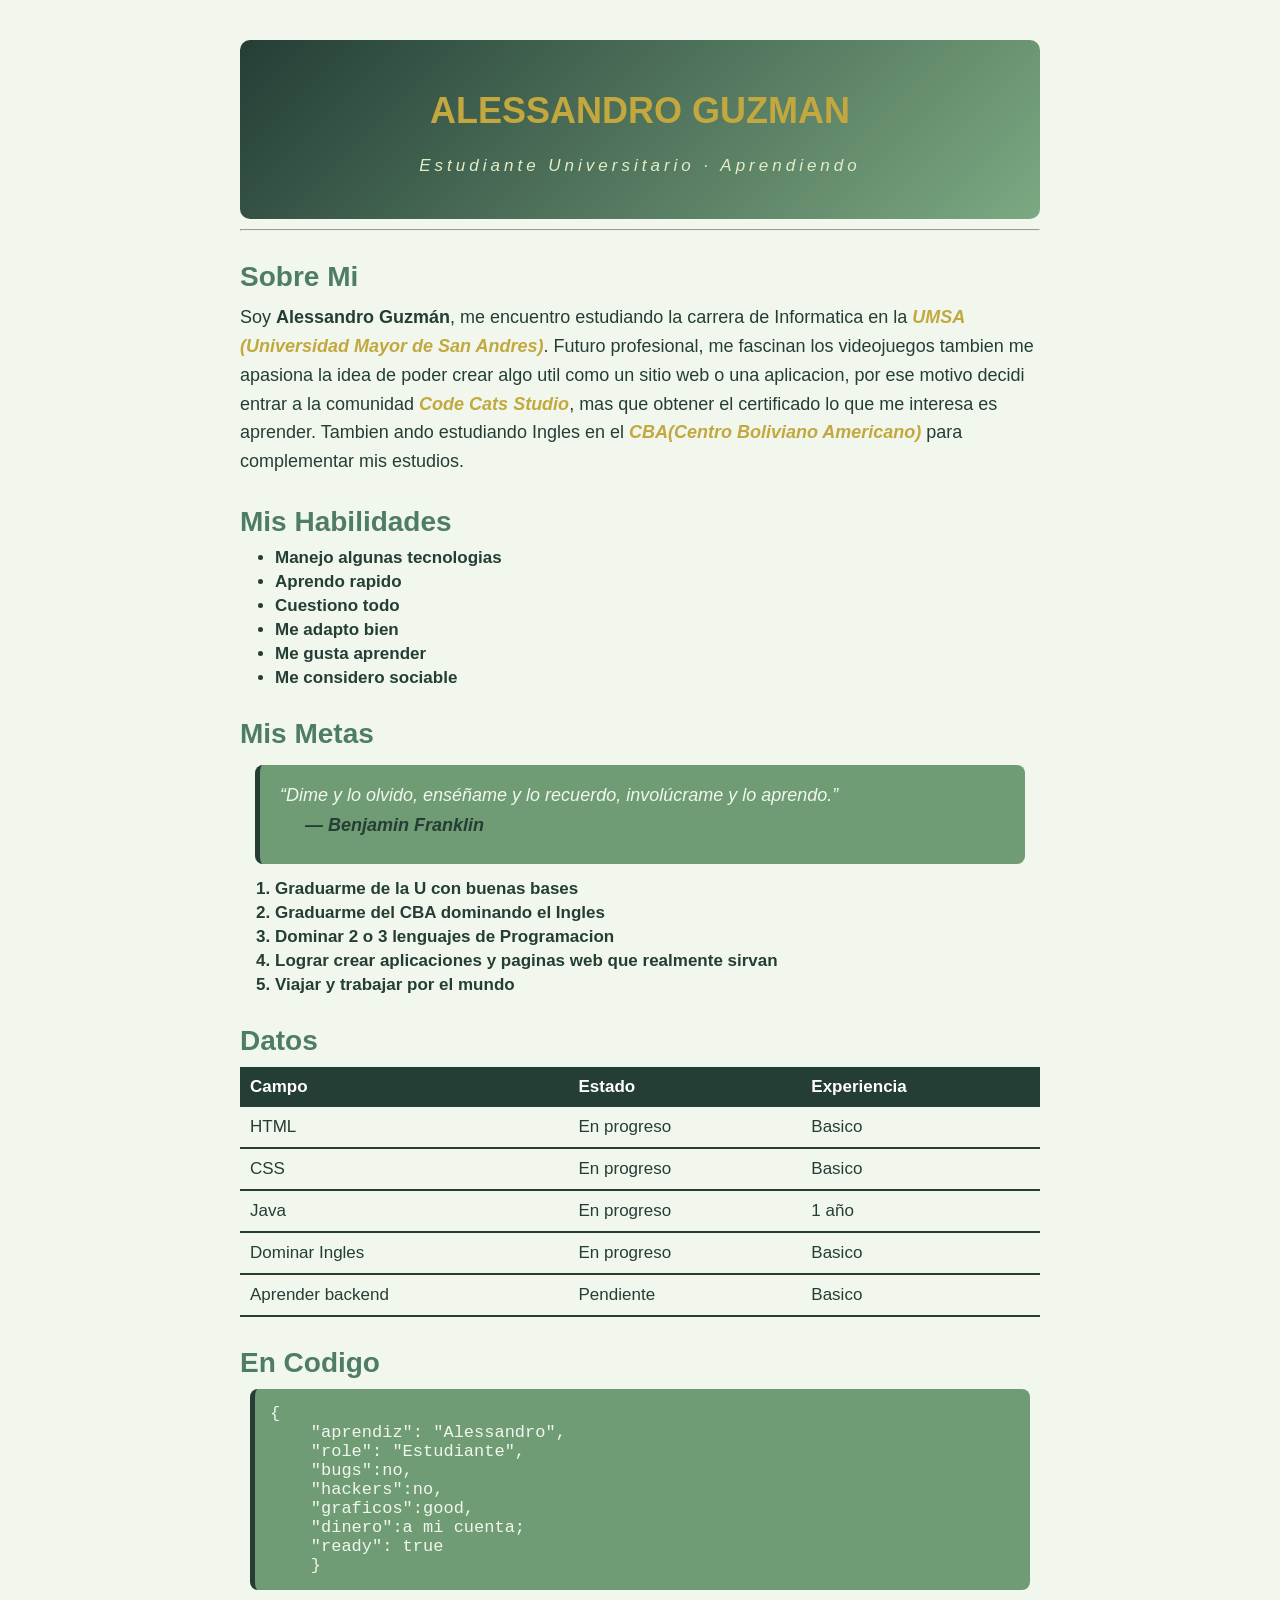
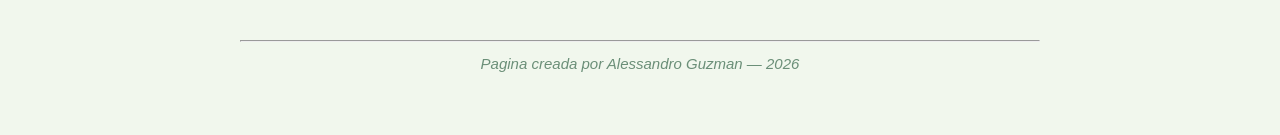
<file: index.html>
<!DOCTYPE html>
<html lang="en">
<head>
    <meta charset="UTF-8">
    <meta name="viewport" content="width=device-width, initial-scale=1.0">
    <title>Sobre Mi - Alessandro Guzman</title>
    <link rel="stylesheet" href="styles.css">
</head>
<body>
    <!--   ENCABEZADO  -->
    <div id="inicio">
        <h1>Alessandro Guzman</h1>
        <p class="subtitulo">Estudiante Universitario &middot; Aprendiendo</p>
    </div>
    <hr>

    <!--  SOBRE MI -->
    <h2 class="sobre-mi">Sobre Mi </h2>
    <p>
        Soy <strong>Alessandro Guzmán</strong>, me encuentro estudiando la carrera de Informatica
        en la <span class="destacado">UMSA (Universidad Mayor de San Andres)</span>. Futuro profesional,
        me fascinan los videojuegos tambien me apasiona la idea de poder crear algo util como un sitio web o una 
        aplicacion, por ese motivo decidi entrar a la comunidad <spam class="destacado">Code Cats Studio</spam>, mas que obtener el certificado 
        lo que me interesa es aprender. Tambien ando estudiando Ingles en el <span class="destacado"> CBA(Centro Boliviano Americano)</span>
        para complementar mis estudios.
    </p>

    <!-- MIS HABILIDADES (lista desordenada)-->
    <h2 id="habilidades">Mis Habilidades </h2>
    <ul>
        <li class="habilidades"> Manejo algunas tecnologias</li>
        <li class="habilidades"> Aprendo rapido</li>
        <li class="habilidades"> Cuestiono todo</li>
        <li class="habilidades"> Me adapto bien</li>
        <li class="habilidades"> Me gusta aprender</li>
        <li class="habilidades"> Me considero sociable</li>
    </ul>

    <!-- MIS METAS (lista ordenada)-->
    <h2 id="metas"> Mis Metas </h2>
    <blockquote class="cita">
        “Dime y lo olvido, enséñame y lo recuerdo, involúcrame y lo aprendo.”
        <p class="autor"> — Benjamin Franklin</p>
    </blockquote>
    <ol>
        <li class="mis-metas"> Graduarme de la U con buenas bases  </li>
        <li class="mis-metas"> Graduarme del CBA dominando el Ingles</li>
        <li class="mis-metas"> Dominar 2 o 3 lenguajes de Programacion</li>
        <li class="mis-metas"> Lograr crear aplicaciones y paginas web que realmente sirvan</li>
        <li class="mis-metas"> Viajar y trabajar por el mundo </li>
    </ol> 
    

    <!-- TABLA DE DATOS -->
    <h2 id="datos">Datos</h2>
    <table>    
        <thead>  
            <tr>
                <th>Campo</th>
                <th>Estado</th>
                <th>Experiencia</th> 
            </tr>
        </thead>
        <tbody>             
            <tr>            
                <td>HTML</td>
                <td>En progreso</td>
                <td>Basico</td>
            </tr>
            <tr>            
                <td>CSS</td>
                <td>En progreso</td>
                <td>Basico</td>
            </tr>
            <tr>            
                <td>Java</td>
                <td>En progreso</td>
                <td>1 año</td>
            </tr>
            <tr>            
                <td>Dominar Ingles</td>
                <td>En progreso</td>
                <td>Basico</td>
            </tr>
            <tr>            
                <td>Aprender backend</td>
                <td>Pendiente</td>
                <td>Basico</td>
            </tr>
        </tbody>
        
    </table>
    

    <!-- EN CODIGO -->
    <h2 id="en-codigo"> En Codigo</h2>
    <pre><code>{
    "aprendiz": "Alessandro",
    "role": "Estudiante",
    "bugs":no,
    "hackers":no,
    "graficos":good,
    "dinero":a mi cuenta;
    "ready": true
    }</code></pre>

    <hr>
    <p class="pie-pagina">Pagina creada por Alessandro Guzman — 2026 </p>

</body>
</html>
</file>
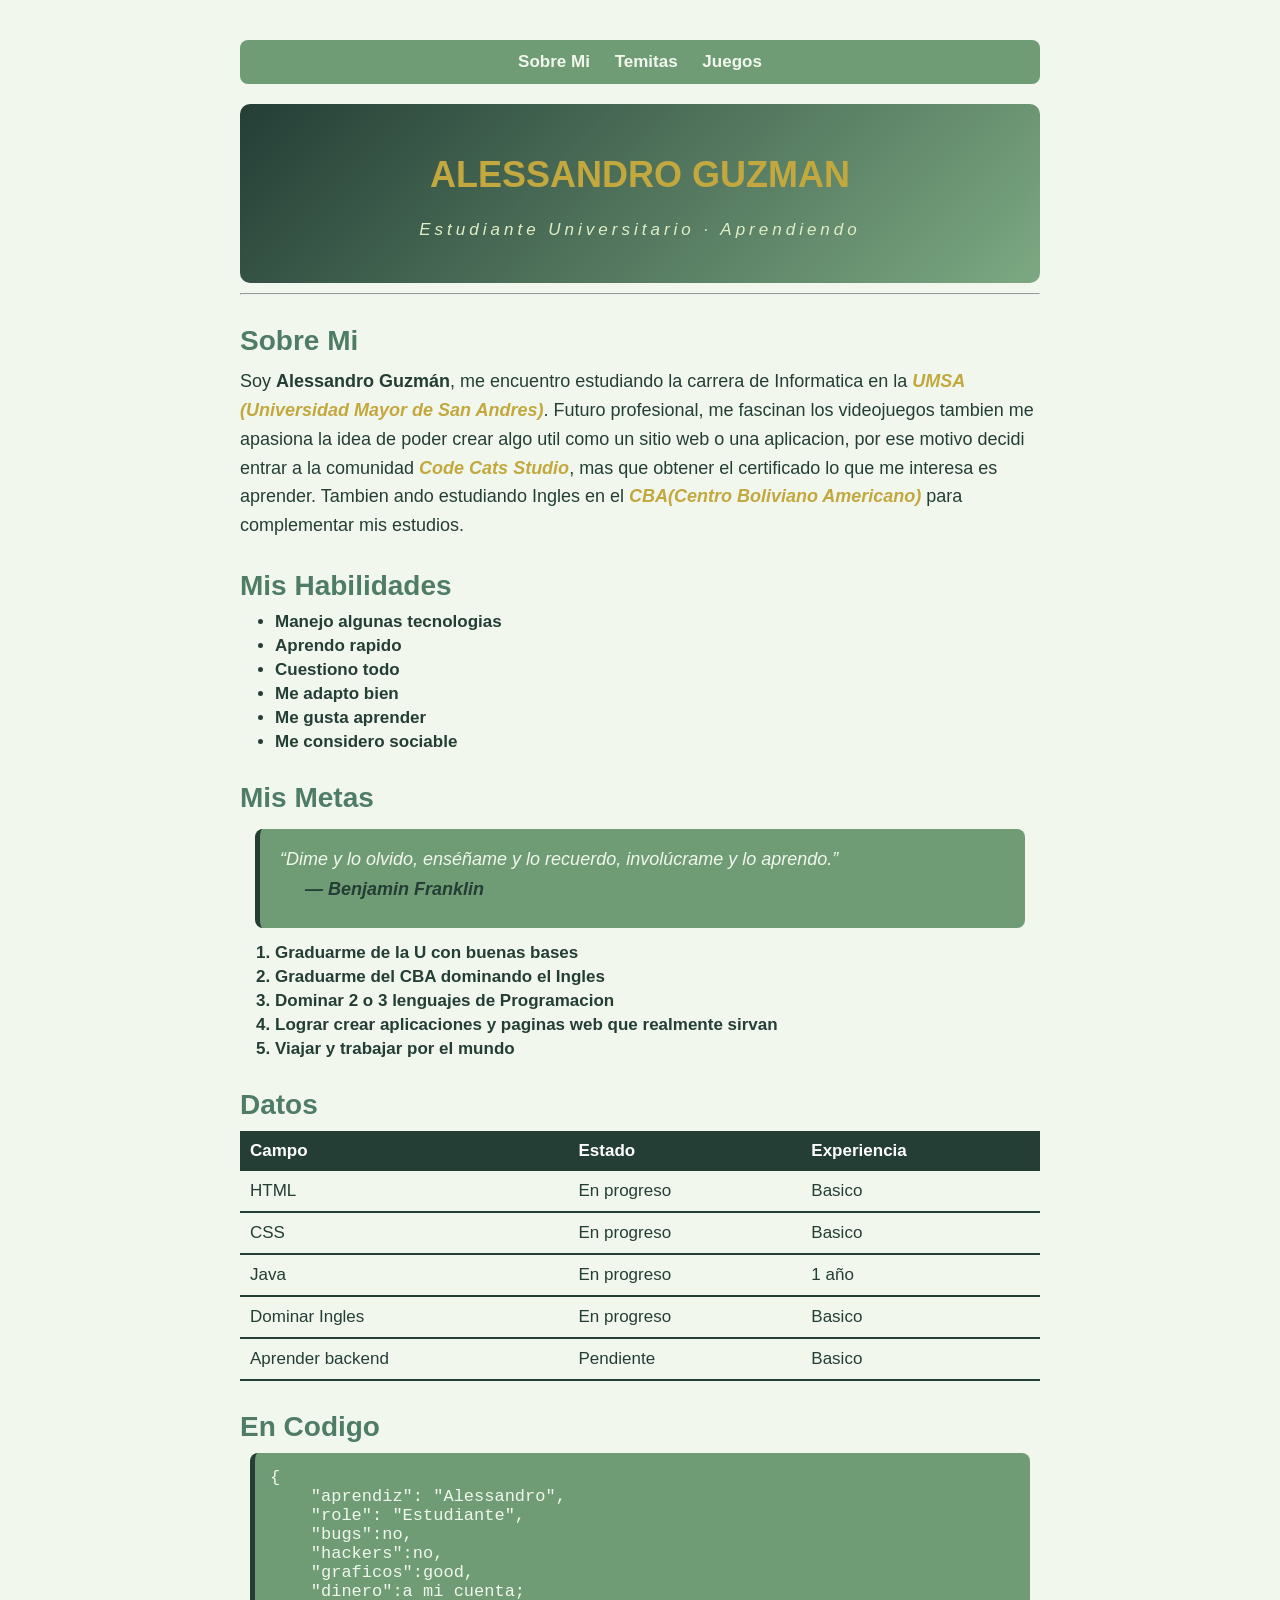
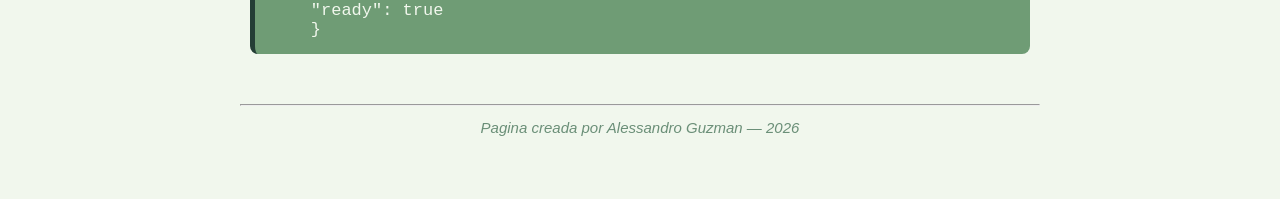
<file: tarea 3/index.html>
<!DOCTYPE html>
<html lang="en">
<head>
    <meta charset="UTF-8">
    <meta name="viewport" content="width=device-width, initial-scale=1.0">
    <title>Sobre Mi - Alessandro Guzman</title>
    <link rel="stylesheet" href="styles.css">
</head>
<body>
    <header> <!--uno por sitio-->
        <nav> <!-- para navegar-->
            <a href="index.html"> Sobre Mi </a>
            <a href="temas.html"> Temitas </a>
            <a href="juegos.html"> Juegos </a>
        </nav>
    </header>
    <!--   ENCABEZADO  -->
    <div id="inicio">
        <h1>Alessandro Guzman</h1>
        <p class="subtitulo">Estudiante Universitario &middot; Aprendiendo</p>
    </div>
    <hr>

    <!--  SOBRE MI -->
    <h2 id="sobre-mi">Sobre Mi </h2>
    <p>
        Soy <strong>Alessandro Guzmán</strong>, me encuentro estudiando la carrera de Informatica
        en la <span class="destacado">UMSA (Universidad Mayor de San Andres)</span>. Futuro profesional,
        me fascinan los videojuegos tambien me apasiona la idea de poder crear algo util como un sitio web o una 
        aplicacion, por ese motivo decidi entrar a la comunidad <spam class="destacado">Code Cats Studio</spam>, mas que obtener el certificado 
        lo que me interesa es aprender. Tambien ando estudiando Ingles en el <span class="destacado"> CBA(Centro Boliviano Americano)</span>
        para complementar mis estudios.
    </p>

    <!-- MIS HABILIDADES (lista desordenada)-->
    <h2 id="habilidades">Mis Habilidades </h2>
    <ul>
        <li class="habilidades"> Manejo algunas tecnologias</li>
        <li class="habilidades"> Aprendo rapido</li>
        <li class="habilidades"> Cuestiono todo</li>
        <li class="habilidades"> Me adapto bien</li>
        <li class="habilidades"> Me gusta aprender</li>
        <li class="habilidades"> Me considero sociable</li>
    </ul>

    <!-- MIS METAS (lista ordenada)-->
    <h2 id="metas"> Mis Metas </h2>
    <blockquote class="cita">
        “Dime y lo olvido, enséñame y lo recuerdo, involúcrame y lo aprendo.”
        <p class="autor"> — Benjamin Franklin</p>
    </blockquote>
    <ol>
        <li class="mis-metas"> Graduarme de la U con buenas bases  </li>
        <li class="mis-metas"> Graduarme del CBA dominando el Ingles</li>
        <li class="mis-metas"> Dominar 2 o 3 lenguajes de Programacion</li>
        <li class="mis-metas"> Lograr crear aplicaciones y paginas web que realmente sirvan</li>
        <li class="mis-metas"> Viajar y trabajar por el mundo </li>
    </ol> 
    

    <!-- TABLA DE DATOS -->
    <h2 id="datos">Datos</h2>
    <table>    
        <thead>  
            <tr>
                <th>Campo</th>
                <th>Estado</th>
                <th>Experiencia</th> 
            </tr>
        </thead>
        <tbody>             
            <tr>            
                <td>HTML</td>
                <td>En progreso</td>
                <td>Basico</td>
            </tr>
            <tr>            
                <td>CSS</td>
                <td>En progreso</td>
                <td>Basico</td>
            </tr>
            <tr>            
                <td>Java</td>
                <td>En progreso</td>
                <td>1 año</td>
            </tr>
            <tr>            
                <td>Dominar Ingles</td>
                <td>En progreso</td>
                <td>Basico</td>
            </tr>
            <tr>            
                <td>Aprender backend</td>
                <td>Pendiente</td>
                <td>Basico</td>
            </tr>
        </tbody>
        
    </table>
    

    <!-- EN CODIGO -->
    <h2 id="en-codigo"> En Codigo</h2>
    <pre><code>{
    "aprendiz": "Alessandro",
    "role": "Estudiante",
    "bugs":no,
    "hackers":no,
    "graficos":good,
    "dinero":a mi cuenta;
    "ready": true
    }</code></pre>

    <hr>
    <p class="pie-pagina">Pagina creada por Alessandro Guzman — 2026 </p>

</body>
</html>
</file>
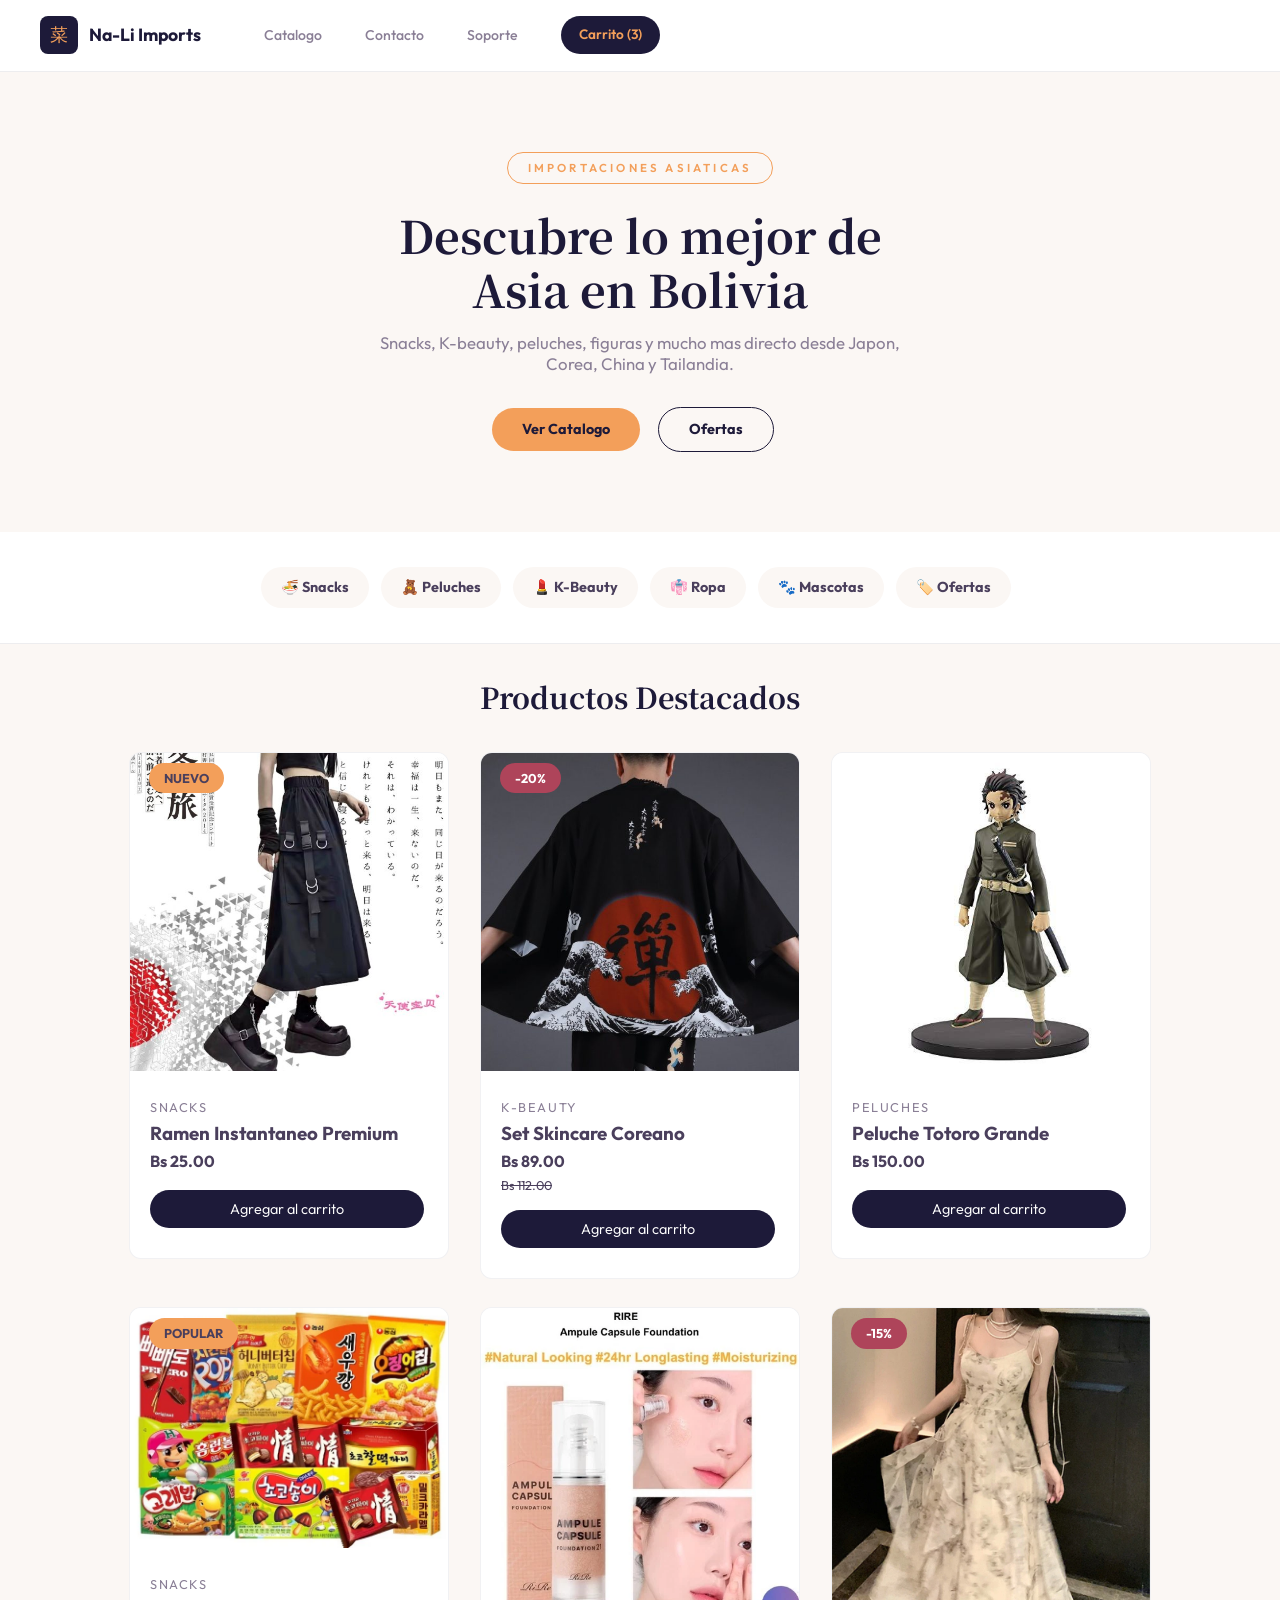
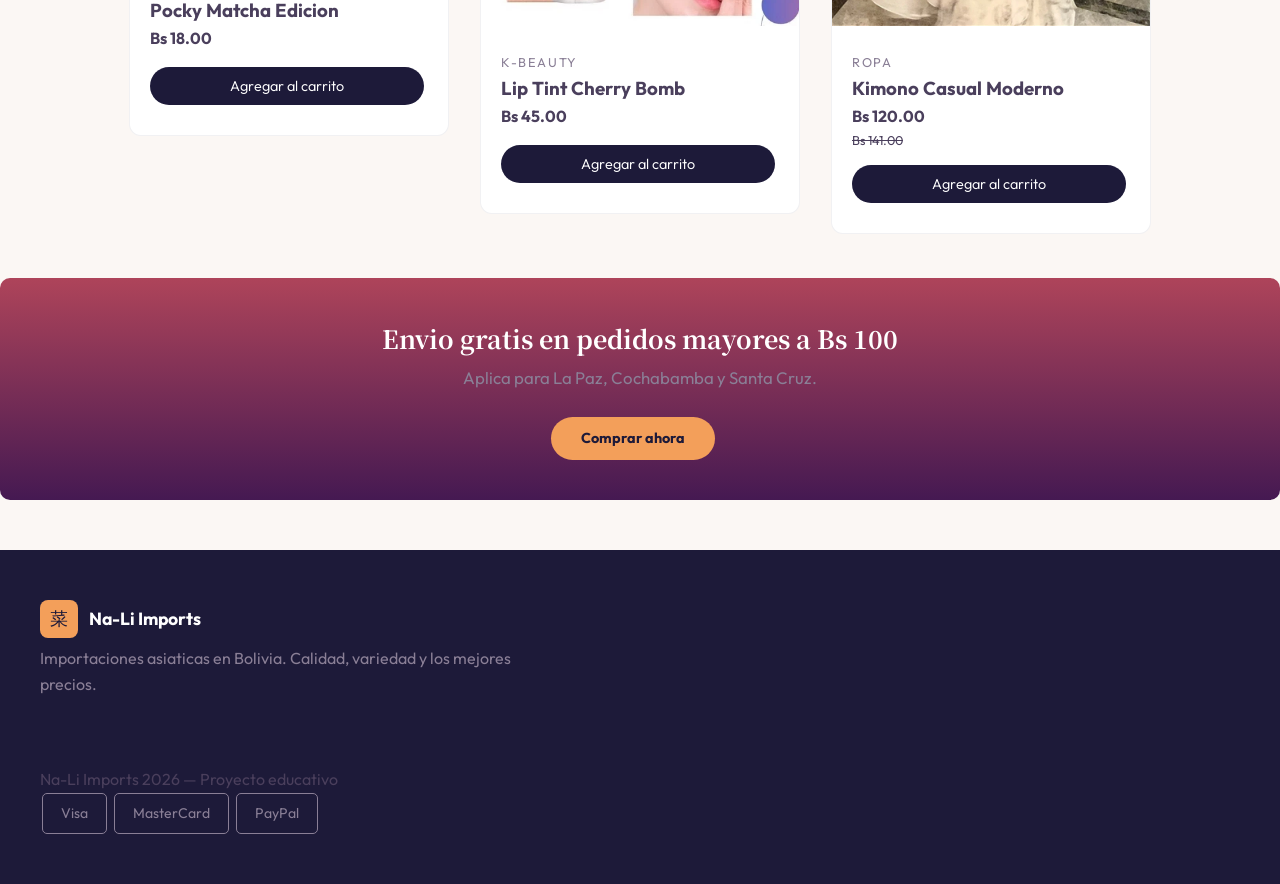
<file: tarea 5/inicio.html>
<!DOCTYPE html>
<html lang="es">
<head>
  <meta charset="UTF-8">
  <meta name="viewport" content="width=device-width, initial-scale=1.0">
  <title>Na-Li Imports — Catalogo</title>
  <link rel="preconnect" href="https://fonts.googleapis.com">
  <link rel="preconnect" href="https://fonts.gstatic.com" crossorigin>
  <link href="https://fonts.googleapis.com/css2?family=Outfit:wght@300;400;500;600;700;800&family=Noto+Serif+JP:wght@400;700&display=swap" rel="stylesheet">
  <link rel="stylesheet" href="styles.css">
</head>
<body>

  <nav class="nav">
    <span class="nav__logo-icon">菜</span>
    <span class="nav__logo-text">Na-Li Imports</span>
    <a href="#catalogo" class="nav__link">Catalogo</a>
    <a href="#" class="nav__link">Contacto</a>
    <a href="#" class="nav__link">Soporte</a>
    <span class="nav__cart">Carrito (3)</span>
  </nav>

 
  <header class="hero">
    <span class="hero__tag">Importaciones Asiaticas</span>
    <h1 class="hero__title">Descubre lo mejor de Asia en Bolivia</h1>
    <p class="hero__text">Snacks, K-beauty, peluches, figuras y mucho mas directo desde Japon, Corea, China y Tailandia.</p>
    <a href="#catalogo" class="btn">Ver Catalogo</a>
    <a href="#" class="btn btn--outline">Ofertas</a>
  </header>

 
  <section class="categorias">
    <span class="categoria">🍜 Snacks</span>
    <span class="categoria">🧸 Peluches</span>
    <span class="categoria">💄 K-Beauty</span>
    <span class="categoria">👘 Ropa</span>
    <span class="categoria">🐾 Mascotas</span>
    <span class="categoria">🏷️ Ofertas</span>
  </section>

  <section class="seccion" id="catalogo">
    <h2 class="seccion__titulo">Productos Destacados</h2>

    <div class="cards-container">

      <div class="card">
        <div class="card__imagen">
          <img src="img/producto1.jpg" alt="Ramen instantaneo premium">
          <span class="card__badge">Nuevo</span>
        </div>
        <div class="card__info">
          <span class="card__categoria">Snacks</span>
          <h3 class="card__nombre">Ramen Instantaneo Premium</h3>
          <p class="card__precio">Bs 25.00</p>
          <button class="card__btn">Agregar al carrito</button>
        </div>
      </div>

      <div class="card">
        <div class="card__imagen">
          <img src="img/producto2.jpg" alt="Set de skincare coreano">
          <span class="card__badge card__badge--oferta">-20%</span>
        </div>
        <div class="card__info">
          <span class="card__categoria">K-Beauty</span>
          <h3 class="card__nombre">Set Skincare Coreano</h3>
          <p class="card__precio">Bs 89.00</p>
          <p class="card__precio-antes">Bs 112.00</p>
          <button class="card__btn">Agregar al carrito</button>
        </div>
      </div>

      <div class="card">
        <div class="card__imagen">
          <img src="img/peluche1.jpg" alt="Peluche Totoro">
        </div>
        <div class="card__info">
          <span class="card__categoria">Peluches</span>
          <h3 class="card__nombre">Peluche Totoro Grande</h3>
          <p class="card__precio">Bs 150.00</p>
          <button class="card__btn">Agregar al carrito</button>
        </div>
      </div>

      <div class="card">
        <div class="card__imagen">
          <img src="img/snack1.webp" alt="Pocky matcha">
          <span class="card__badge">Popular</span>
        </div>
        <div class="card__info">
          <span class="card__categoria">Snacks</span>
          <h3 class="card__nombre">Pocky Matcha Edicion</h3>
          <p class="card__precio">Bs 18.00</p>
          <button class="card__btn">Agregar al carrito</button>
        </div>
      </div>

      <div class="card">
        <div class="card__imagen">
          <img src="img/makeup1.webp" alt="Lip tint coreano">
        </div>
        <div class="card__info">
          <span class="card__categoria">K-Beauty</span>
          <h3 class="card__nombre">Lip Tint Cherry Bomb</h3>
          <p class="card__precio">Bs 45.00</p>
          <button class="card__btn">Agregar al carrito</button>
        </div>
      </div>

      <div class="card">
        <div class="card__imagen">
          <img src="img/ropa1.webp" alt="Kimono moderno">
          <span class="card__badge card__badge--oferta">-15%</span>
        </div>
        <div class="card__info">
          <span class="card__categoria">Ropa</span>
          <h3 class="card__nombre">Kimono Casual Moderno</h3>
          <p class="card__precio">Bs 120.00</p>
          <p class="card__precio-antes">Bs 141.00</p>
          <button class="card__btn">Agregar al carrito</button>
        </div>
      </div>

    </div>
  </section>

  <section class="promo">
    <h2 class="promo__titulo">Envio gratis en pedidos mayores a Bs 100</h2>
    <p class="promo__texto">Aplica para La Paz, Cochabamba y Santa Cruz.</p>
    <a href="#" class="btn">Comprar ahora</a>
  </section>

 
  <footer class="footer">
    <div class="footer__marca">
      <span class="footer__logo-icon">菜</span>
      <span class="footer__logo-text">Na-Li Imports</span>
      <p class="footer__about">Importaciones asiaticas en Bolivia. Calidad, variedad y los mejores precios.</p>
    </div>
    <div class="footer__bottom">
      <p>Na-Li Imports 2026 — Proyecto educativo</p>
      <span class="footer__pago">Visa</span>
      <span class="footer__pago">MasterCard</span>
      <span class="footer__pago">PayPal</span>
    </div>
  </footer>

</body>
</html>
</file>
<file: styles.css>
*{
    margin:0;
    padding:0;
}
body{
    font-family: 'Trebuchet MS', 'Lucida Sans Unicode', 'Lucida Grande', 'Lucida Sans', Arial, sans-serif;
    font-size: 17px;
    background-color: #f1f7ed; 
    color: #243e36;
    padding: 40px 20px;
    max-width: 800px;
    margin:0 auto;
}
h1{
    color: #c2a83e;
    font-size: 36px;
    text-align: center;
    text-transform: uppercase;
    margin-bottom: 20px;
    margin-top: 20px;
}
h2{
    color: #4f7c65;
    font-size: 28px;
    margin-top: 30px;
    margin-bottom: 10px;
}
p {
  font-size: 18px;
  line-height: 1.6;
  margin-bottom: 10px;
}
#inicio{
    background: linear-gradient(135deg,#243e36,#7ca982);
    padding: 30px;
    border-radius: 10px;
    margin-bottom: 10px;
}
.destacado{
    color: #c2a83e;
    font-weight: bold; 
    font-style: italic;
}
.subtitulo{
    text-align: center;
    font-style:italic;
    color: #e0eec6;
    font-size: 17px;
    letter-spacing: 4px;
}
.habilidades{
    font-weight: bold; 
    margin-bottom: 4px;
}
.mis-metas{
    font-weight: bold; 
    margin-bottom: 4px;
}
.cita{
    background-color: #6f9c75;
    color: #f1f7ed;
    border-left: 5px solid #243e36;
    padding: 15px 20px;
    border-radius: 8px;
    margin: 10px;
    font-style: italic;
    font-size: 18px;
    font-weight:100;
    line-height: 1.7;
    margin: 15px;
}
.autor{
    color: #243e36;
    font-weight: bold;
    padding-left: 25px;
}
ul,ol{
    padding-left: 35px; 
    margin-bottom: 10px;       
}
table {
    width: 100%;
    border-collapse: collapse;
    margin-top: 10px;
    margin-bottom: 10px;
}

th { 
    background-color: #243e36;
    color: white; 
    padding: 10px; 
    text-align: left; 
    font-weight: bold; 
}
td { padding: 10px; 
    border-bottom: 2px solid #243e36; 
}

tr:hover {
    background-color: #e0eec6;
}

pre {
    background-color: #6f9c75;
    color: #f1f7ed;
    padding: 15px;
    border-radius: 8px;
    margin: 10px;
    border-left: 5px solid #243e36;
    margin-bottom: 50px;
  
}
.pie-pagina{
    text-align: center;
    font-style: italic;
    color: #6b8f78;
    font-size: 15px;
    margin-top: 10px;
}
</file>
<file: tarea 3/styles.css>
*{
    margin:0;
    padding:0;
}
body{
    font-family: 'Trebuchet MS', 'Lucida Sans Unicode', 'Lucida Grande', 'Lucida Sans', Arial, sans-serif;
    font-size: 17px;
    background-color: #f1f7ed; 
    color: #243e36;
    padding: 40px 20px;
    max-width: 800px;
    margin:0 auto;
}
h1{
    color: #c2a83e;
    font-size: 36px;
    text-align: center;
    text-transform: uppercase;
    margin-bottom: 20px;
    margin-top: 20px;
}
h2{
    color: #4f7c65;
    font-size: 28px;
    margin-top: 30px;
    margin-bottom: 10px;
}
p {
  font-size: 18px;
  line-height: 1.6;
  margin-bottom: 10px;
}
#inicio{
    background: linear-gradient(135deg,#243e36,#7ca982);
    padding: 30px;
    border-radius: 10px;
    margin-bottom: 10px;
}
.destacado{
    color: #c2a83e;
    font-weight: bold; 
    font-style: italic;
}
.subtitulo{
    text-align: center;
    font-style:italic;
    color: #e0eec6;
    font-size: 17px;
    letter-spacing: 4px;
}
.habilidades{
    font-weight: bold; 
    margin-bottom: 4px;
}
.mis-metas{
    font-weight: bold; 
    margin-bottom: 4px;
}
.cita{
    background-color: #6f9c75;
    color: #f1f7ed;
    border-left: 5px solid #243e36;
    padding: 15px 20px;
    border-radius: 8px;
    margin: 10px;
    font-style: italic;
    font-size: 18px;
    font-weight:100;
    line-height: 1.7;
    margin: 15px;
}
.autor{
    color: #243e36;
    font-weight: bold;
    padding-left: 25px;
}
ul,ol{
    padding-left: 35px; 
    margin-bottom: 10px;       
}
table {
    width: 100%;
    border-collapse: collapse;
    margin-top: 10px;
    margin-bottom: 10px;
}

th { 
    background-color: #243e36;
    color: white; 
    padding: 10px; 
    text-align: left; 
    font-weight: bold; 
}
td { padding: 10px; 
    border-bottom: 2px solid #243e36; 
}

tr:hover {
    background-color: #e0eec6;
}

pre {
    background-color: #6f9c75;
    color: #f1f7ed;
    padding: 15px;
    border-radius: 8px;
    margin: 10px;
    border-left: 5px solid #243e36;
    margin-bottom: 50px;
  
}
.pie-pagina{
    text-align: center;
    font-style: italic;
    color: #6b8f78;
    font-size: 15px;
    margin-top: 10px;
}
nav{
    background-color: #6f9c75;
    padding: 12px 20px;
    border-radius: 8px;
    margin-bottom: 20px; 
    text-align: center;
}
nav a{ 
    color: #f1f7ed;
    text-decoration: none;  
    font-weight: bold;
    margin: 0 10px;  
}
nav a:hover{  
    color: #c2a83e;
    text-decoration: underline;
}
.canciones {
    background-color: #6f9c75;
    color: #f1f7ed;
    border-left: 5px solid #243e36;
    padding: 15px 20px;
    border-radius: 8px;
    margin:0 auto;
    font-style: italic;
    font-size: 18px;
    line-height: 1.7;
    width: 300px; 
    margin-bottom: 50px;
}
.canciones a{
    color: #f1f7ed;
    text-decoration: none;
}
.canciones a:hover{
    text-decoration: underline;
    color: #c2a83e;
}
.image-profile{
    width: 100%;
    height: auto;
    border-radius: 8px;
}

.juegos {
    background-color: #243e36;
    color: #f1f7ed;
    border-left: 5px solid #6b8f78;
    padding: 15px 20px;
    border-radius: 8px;
    margin:0 auto;
    font-style: italic;
    font-size: 18px;
    line-height: 1.7;
    width: 300px; 
    margin-bottom: 50px;
}
.juegos a{
    color: #f1f7ed;
    text-decoration: none;
}
.juegos a:hover{
    text-decoration: underline;
    color: #6b8f78;
}
</file>
<file: tarea 5/styles.css>
*,                       
*::before,
*::after{
    margin:0;
    padding:0;
    box-sizing: border-box;
}

:root {
  --navy: #1D1A39;
  --purple: #451952;
  --plum: #662549;
  --rose: #AE445A;
  --gold: #F39F5A;
  --pink-light: #E8BCB9;
  --cream: #FBF7F4;
  --white: #ffffff;
  --text-dark: #1D1A39;
  --text-body: #4A3F5C;
  --text-muted: #8A7F96;
}

body {
    font-family: 'Outfit',sam-serif;
    background-color: var(--cream);
    color: var(--text-body);
    line-height: 1.6;   
}

a{
    text-decoration: none;
    color: inherit;        
}

img{
    max-width: 100%;  
}

button{
    font-family: inherit;
    cursor: pointer;          
    border: none;
}

.nav{
    padding: 16px 40px;     
    border-bottom: 1px solid rgba(29, 26, 57, 0.08); 
    background-color: var(--white);
}

.nav__logo-icon{               
    display: inline-block;    
    width: 38px;
    height: 38px;
    line-height: 38px;
    text-align: center;
    background-color: var(--navy);
    color: var(--gold);
    font-size: 1.1rem;
    border-radius: 8px;
    margin-right: 8px;
    vertical-align: middle; 
}

.nav__logo-text{
    font-size: 1.1rem;  
    font-weight: 700;  
    color:var(--text-dark);
    margin-right: 40px;   
    vertical-align: middle;  
}

.nav__link{
    display: inline-block;
    padding: 8px 18px;
    margin: 0 2px;
    font-size: 0.88rem;   
    font-weight: 500;   
    color: var(--text-muted);
    border-radius: 100px;
    transition: color 0.3s, background 0.3s;  
    vertical-align: middle;  
}
.nav__link:hover{
    background: rgba(29, 26, 57, 0.05);
    color: var(--text-dark);
}
.nav__cart{
    display: inline-block;
    padding: 8px 18px;   
    background: var(--navy);
    color: var(--gold);
    font-size: 0.85rem;
    font-weight: 600;  
    border-radius: 100px;
    margin-left: 20px;  
    vertical-align: middle;   
}
.hero{
    max-width: 640px;
    margin: 0 auto;
    padding: 80px 40px; 
    text-align: center;
}
.hero__tag{
    display: inline-block;
    font-size: 0.72rem;   
    font-weight: 600;   
    letter-spacing: 0.20rem; 
    text-transform: uppercase;  
    border: 1px solid var(--gold); 
    border-radius: 100px;
    color: var(--gold);
    margin-bottom: 24px;  
    padding: 6px 20px;  
}
.hero__title{
    font-family: 'Noto Serif JP',serif;
    font-size: 2.8rem; 
    font-weight: 700;    
    color: var(--text-dark);
    line-height: 1.2; 
    margin-bottom: 18px; 
}
.hero__text{
    font-size: 1.05rem;   
    color: var(--text-muted);
    line-height: 1.2;   
    margin-bottom: 33px;  
}
.btn{
    display: inline-block;
    font-size: 0.90rem;  
    font-weight: 700;  
    background-color: var(--gold);
    border-radius: 100px;
    padding: 10px 30px;
    margin-right: 15px; 
}
.btn--outline{
    display: inline-block;
    font-size: 0.90rem;  
    font-weight: 700;  
    border: 1px solid var(--text-dark);
    background-color: var(--cream);
    border-radius: 100px;
    padding: 10px 30px;
    margin-right: 15px; 
}
.categorias{
    padding: 35px 40px;     
    border-bottom: 1px solid rgba(29, 26, 57, 0.08); 
    background-color: var(--white);
    text-align: center;
}
.categoria{
    display: inline-block;
    font-size: 0.90rem;   
    font-weight: 700;   
    background-color: var(--cream);
    border-radius: 100px;
    padding: 9px 20px;
    margin-right: 9px; 
}
.categoria:hover{
    cursor: pointer;       
    background-color: var(--pink-light);  
    transition: color 0.3s, background 0.3s;
    color: var(--white);
}
.seccion{
    text-align: center;
    margin-top: 30px;
    margin-bottom: 30px;
}
.seccion__titulo{
    font-family: 'Noto Serif JP',serif;
    font-size: 1.8rem;  
    font-weight: 700;  
    color: var(--text-dark);
    margin-bottom: 18px; 
}
.card{
    display: inline-block;
    width: 320px; 
    margin: 14px;  
    background: var(--white);
    border: 1px solid rgba(29, 26, 57, 0.06);
    border-radius: 12px;
    overflow: hidden;  
    vertical-align: top; 
    text-align: left;
}
.card__imagen {  
    position: relative;
}
.card__badge{ 
    position: absolute;
    top: 10px;
    left: 10px;

    display: inline-block;
    font-size: 0.80rem; 
    font-weight: 700;   
    text-transform: uppercase;  
    background-color: var(--gold);
    border-radius: 100px;
    padding: 5px 15px;
    margin-left: 9px; 
}
.card__badge--oferta{
    background-color: var(--rose);
    color: var(--white);
}
.card__info{
    margin: 15px 20px;
}
.card__categoria{
    text-transform: uppercase;
    color: var(--text-muted);
    letter-spacing: 0.10rem;
    font-size: 0.80rem;
}
.card__nombre{
    font-weight: 700;
}
.card__precio{
    font-weight: 700;
}
.card__precio-antes{
    font-size: 0.80rem;
    text-decoration: line-through;
}
.card__btn{
    display: inline-block;
    font-size: 0.90rem;  
    font-weight: 350;   
    background-color: var(--navy);
    color: var(--white);
    border-radius: 50px;
    padding: 10px 80px;
    margin-top: 15px;
    margin-bottom: 15px;
}
.card__btn:hover{
    cursor: pointer;        
    background-color: var(--plum);  
    transition: color 0.3s, background 0.3s;
    color: var(--white);
}
.promo{
    background: linear-gradient(var(--rose), var(--purple));
    border-radius: 10px;
    padding: 40px;
    text-align: center;
    color: var(--white);
    margin-bottom: 50px;
}
.promo__titulo{
    font-family: 'Noto Serif JP',serif;
    font-size: 25px;
}
.promo__texto{
    font-size: 1.05rem; 
    color: var(--text-muted);
    margin-top: 7px;
    margin-bottom: 25px;
}
.btn{
    color: var(--text-dark);
    font-weight: 700;
}
.btn:hover{
    cursor: pointer;        
    background-color: var(--plum);  
    transition: color 0.3s, background 0.3s;
    color: var(--white);
}
.footer{
    background: var(--navy);
    padding: 50px 40px;
}
.footer__marca{
    .footer__marca {
    margin-bottom: 30px; 
}
}
.footer__logo-icon{
    display: inline-block;    
    width: 38px;
    height: 38px;
    line-height: 38px;
    text-align: center;
    background-color: var(--gold);
    color: var(--text-dark);
    font-size: 1.1rem;
    border-radius: 8px;
    margin-right: 8px;
    vertical-align: middle;
}
.footer__logo-text{
    font-size: 1.1rem;   
    font-weight: 700;  
    color:var(--white);
    margin-right: 40px;   
    vertical-align: middle; 
}
.footer__about{
    color: var(--text-muted);
    max-width: 500px;
    margin-top: 8px;
}
.footer__bottom{
    margin-top: 70px;
}
.footer__pago{
    display: inline-block;
    padding: 8px 18px;
    margin: 0 2px;
    font-size: 0.88rem;  
    color: var(--text-muted);
    border: 1px solid var(--text-muted);  
    border-radius: 5px;
    vertical-align: middle;  
    transition: color 0.3s, background 0.3s;  
}
.footer__pago:hover{
    color: var(--white);
    cursor: pointer;          
}
</file>
